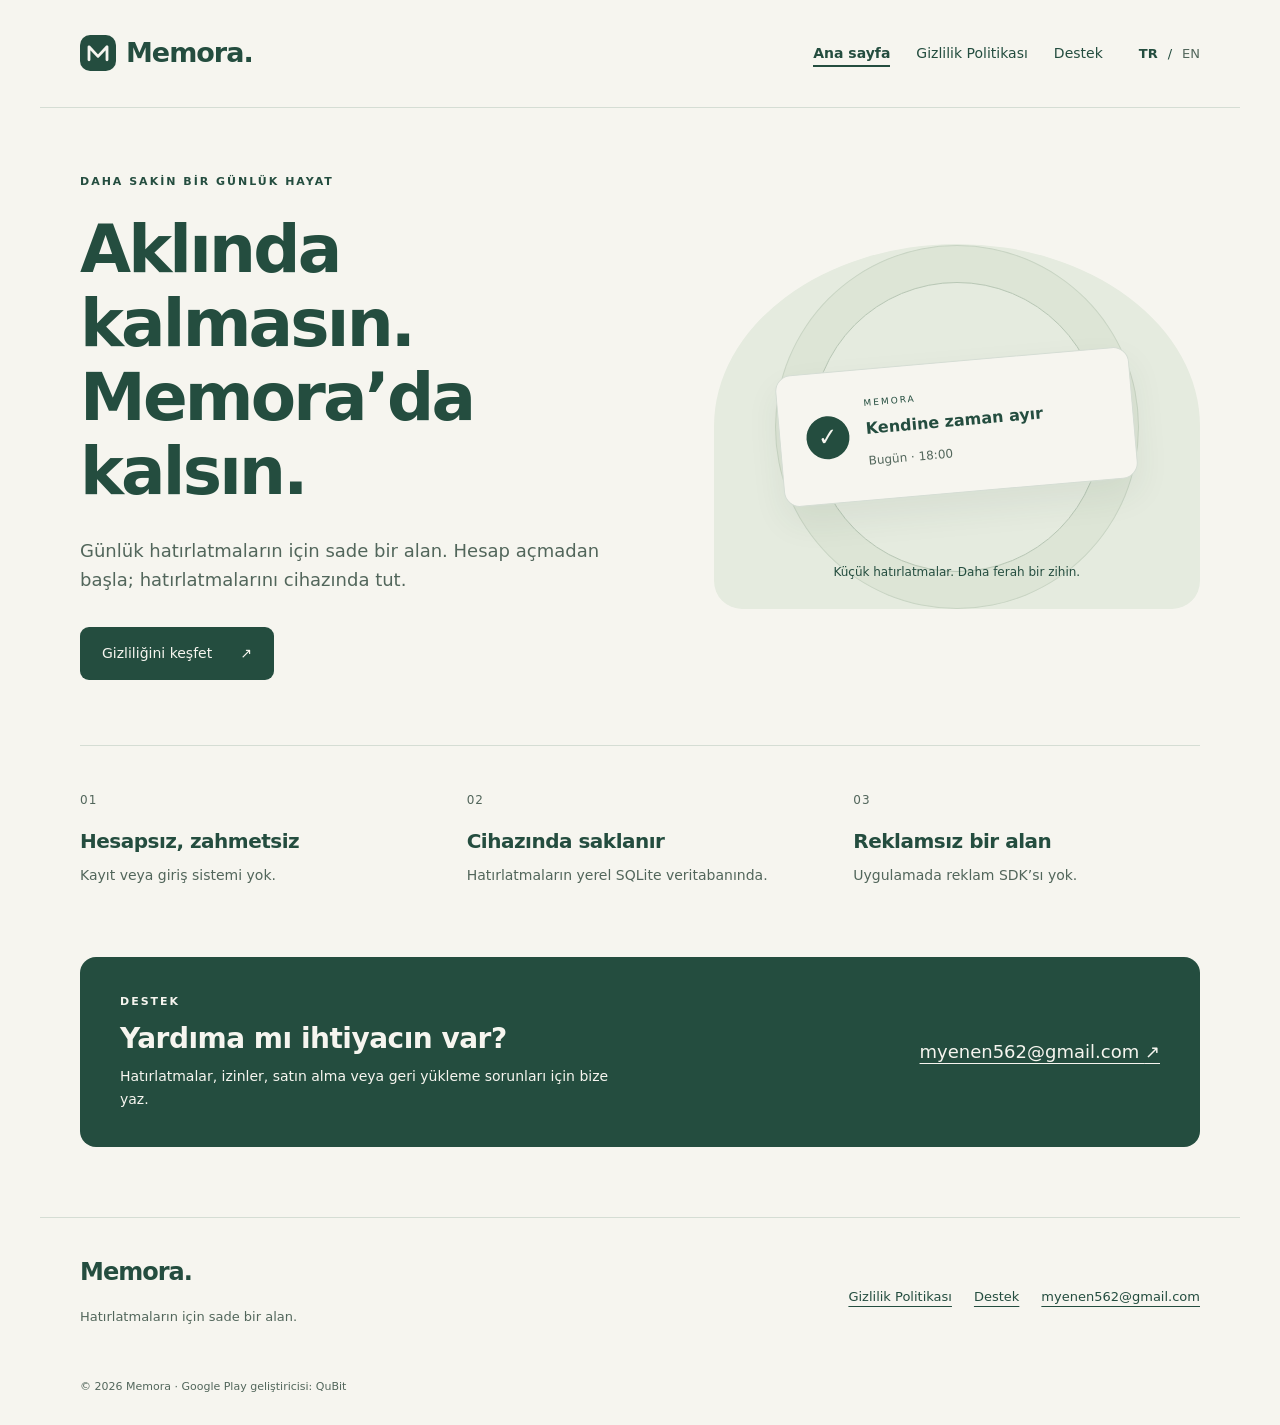
<file: index.html>
<!doctype html>
<html lang="tr"><head><meta charset="utf-8"><meta name="viewport" content="width=device-width, initial-scale=1"><meta name="theme-color" content="#244D3F"><meta name="description" content="Günlük hatırlatmaların için sade bir alan. Hesap açmadan başla; hatırlatmalarını cihazında tut."><title>Memora</title><link rel="canonical" href="https://qubit06.github.io/memora-privacy/index.html"><link rel="alternate" hreflang="tr" href="https://qubit06.github.io/memora-privacy/index.html"><link rel="alternate" hreflang="en" href="https://qubit06.github.io/memora-privacy/en/index.html"><link rel="alternate" hreflang="x-default" href="https://qubit06.github.io/memora-privacy/index.html"><link rel="icon" type="image/svg+xml" href="assets/favicon.svg"><link rel="stylesheet" href="assets/styles.css"></head><body><a class="skip" href="#main">İçeriğe geç</a><header class="site-header"><a class="brand" href="index.html" aria-label="Memora — Ana sayfa"><img src="assets/favicon.svg" width="36" height="36" alt="">Memora.</a><nav class="top-nav" aria-label="Ana menü"><a href="index.html" aria-current="page">Ana sayfa</a><a href="privacy-policy.html">Gizlilik Politikası</a><a href="support.html">Destek</a></nav><nav class="language" aria-label="Dil seçimi"><a href="index.html" lang="tr" hreflang="tr" aria-current="true">TR</a><span aria-hidden="true">/</span><a href="en/index.html" lang="en" hreflang="en">EN</a></nav></header><main id="main" tabindex="-1"><section class="hero"><div><p class="eyebrow">DAHA SAKİN BİR GÜNLÜK HAYAT</p><h1>Aklında kalmasın.<br>Memora’da kalsın.</h1><p class="lead">Günlük hatırlatmaların için sade bir alan. Hesap açmadan başla; hatırlatmalarını cihazında tut.</p><a class="button" href="privacy-policy.html">Gizliliğini keşfet <span aria-hidden="true">↗</span></a></div><div class="visual" aria-hidden="true"><div class="orbit"></div><div class="reminder"><span class="check">✓</span><div><small>MEMORA</small><strong>Kendine zaman ayır</strong><span>Bugün · 18:00</span></div></div><p class="visual-note">Küçük hatırlatmalar. Daha ferah bir zihin.</p></div></section><section class="principles" aria-label="Temel özellikler"><div><span class="number">01</span><h2>Hesapsız, zahmetsiz</h2><p>Kayıt veya giriş sistemi yok.</p></div><div><span class="number">02</span><h2>Cihazında saklanır</h2><p>Hatırlatmaların yerel SQLite veritabanında.</p></div><div><span class="number">03</span><h2>Reklamsız bir alan</h2><p>Uygulamada reklam SDK’sı yok.</p></div></section><section class="contact"><div><p class="eyebrow">Destek</p><h2>Yardıma mı ihtiyacın var?</h2><p>Hatırlatmalar, izinler, satın alma veya geri yükleme sorunları için bize yaz.</p></div><a class="email" href="mailto:myenen562@gmail.com">myenen562@gmail.com <span aria-hidden="true">↗</span></a></section></main><footer><div><a class="footer-brand" href="index.html">Memora.</a><p>Hatırlatmaların için sade bir alan.</p></div><nav class="footer-links" aria-label="Alt menü"><a href="privacy-policy.html">Gizlilik Politikası</a><a href="support.html">Destek</a><a href="mailto:myenen562@gmail.com">myenen562@gmail.com</a></nav><p class="copyright">© 2026 Memora · Google Play geliştiricisi: QuBit</p></footer></body></html>
</file>
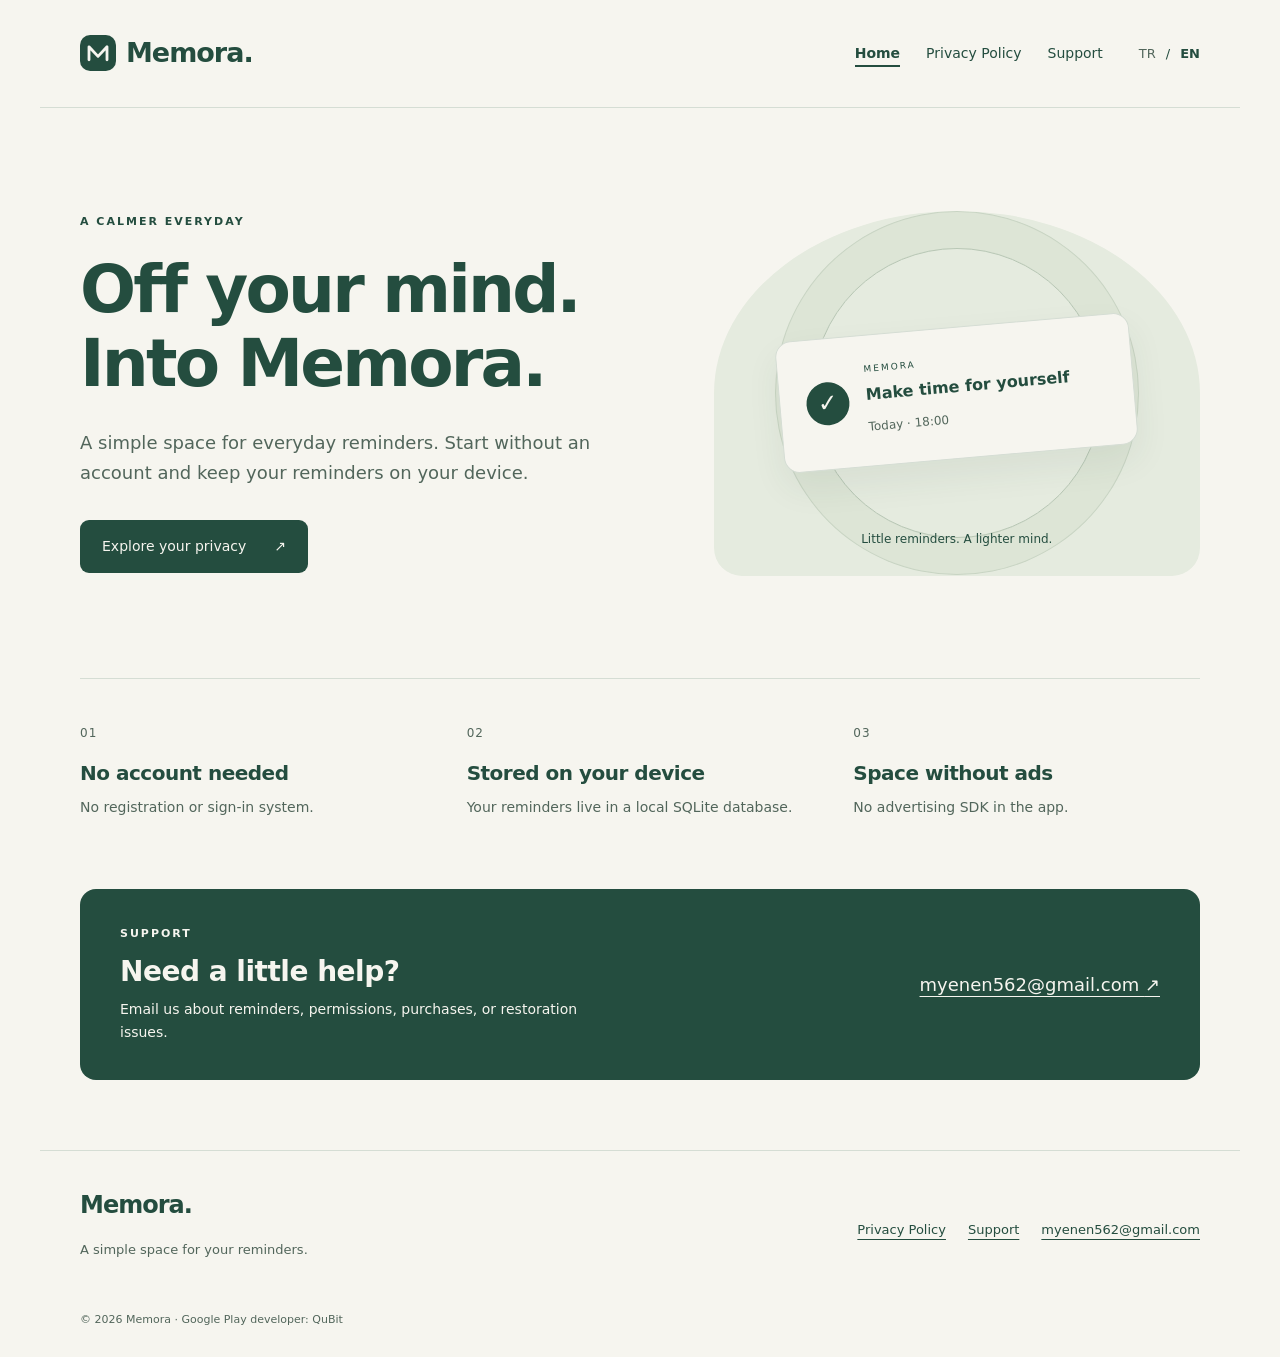
<file: en/index.html>
<!doctype html>
<html lang="en"><head><meta charset="utf-8"><meta name="viewport" content="width=device-width, initial-scale=1"><meta name="theme-color" content="#244D3F"><meta name="description" content="A simple space for everyday reminders. Start without an account and keep your reminders on your device."><title>Memora</title><link rel="canonical" href="https://qubit06.github.io/memora-privacy/en/index.html"><link rel="alternate" hreflang="tr" href="https://qubit06.github.io/memora-privacy/index.html"><link rel="alternate" hreflang="en" href="https://qubit06.github.io/memora-privacy/en/index.html"><link rel="alternate" hreflang="x-default" href="https://qubit06.github.io/memora-privacy/index.html"><link rel="icon" type="image/svg+xml" href="../assets/favicon.svg"><link rel="stylesheet" href="../assets/styles.css"></head><body><a class="skip" href="#main">Skip to content</a><header class="site-header"><a class="brand" href="../en/index.html" aria-label="Memora — Home"><img src="../assets/favicon.svg" width="36" height="36" alt="">Memora.</a><nav class="top-nav" aria-label="Main navigation"><a href="../en/index.html" aria-current="page">Home</a><a href="../en/privacy-policy.html">Privacy Policy</a><a href="../en/support.html">Support</a></nav><nav class="language" aria-label="Language selection"><a href="../index.html" lang="tr" hreflang="tr">TR</a><span aria-hidden="true">/</span><a href="../en/index.html" lang="en" hreflang="en" aria-current="true">EN</a></nav></header><main id="main" tabindex="-1"><section class="hero"><div><p class="eyebrow">A CALMER EVERYDAY</p><h1>Off your mind.<br>Into Memora.</h1><p class="lead">A simple space for everyday reminders. Start without an account and keep your reminders on your device.</p><a class="button" href="../en/privacy-policy.html">Explore your privacy <span aria-hidden="true">↗</span></a></div><div class="visual" aria-hidden="true"><div class="orbit"></div><div class="reminder"><span class="check">✓</span><div><small>MEMORA</small><strong>Make time for yourself</strong><span>Today · 18:00</span></div></div><p class="visual-note">Little reminders. A lighter mind.</p></div></section><section class="principles" aria-label="Key features"><div><span class="number">01</span><h2>No account needed</h2><p>No registration or sign-in system.</p></div><div><span class="number">02</span><h2>Stored on your device</h2><p>Your reminders live in a local SQLite database.</p></div><div><span class="number">03</span><h2>Space without ads</h2><p>No advertising SDK in the app.</p></div></section><section class="contact"><div><p class="eyebrow">Support</p><h2>Need a little help?</h2><p>Email us about reminders, permissions, purchases, or restoration issues.</p></div><a class="email" href="mailto:myenen562@gmail.com">myenen562@gmail.com <span aria-hidden="true">↗</span></a></section></main><footer><div><a class="footer-brand" href="../en/index.html">Memora.</a><p>A simple space for your reminders.</p></div><nav class="footer-links" aria-label="Footer navigation"><a href="../en/privacy-policy.html">Privacy Policy</a><a href="../en/support.html">Support</a><a href="mailto:myenen562@gmail.com">myenen562@gmail.com</a></nav><p class="copyright">© 2026 Memora · Google Play developer: QuBit</p></footer></body></html>
</file>
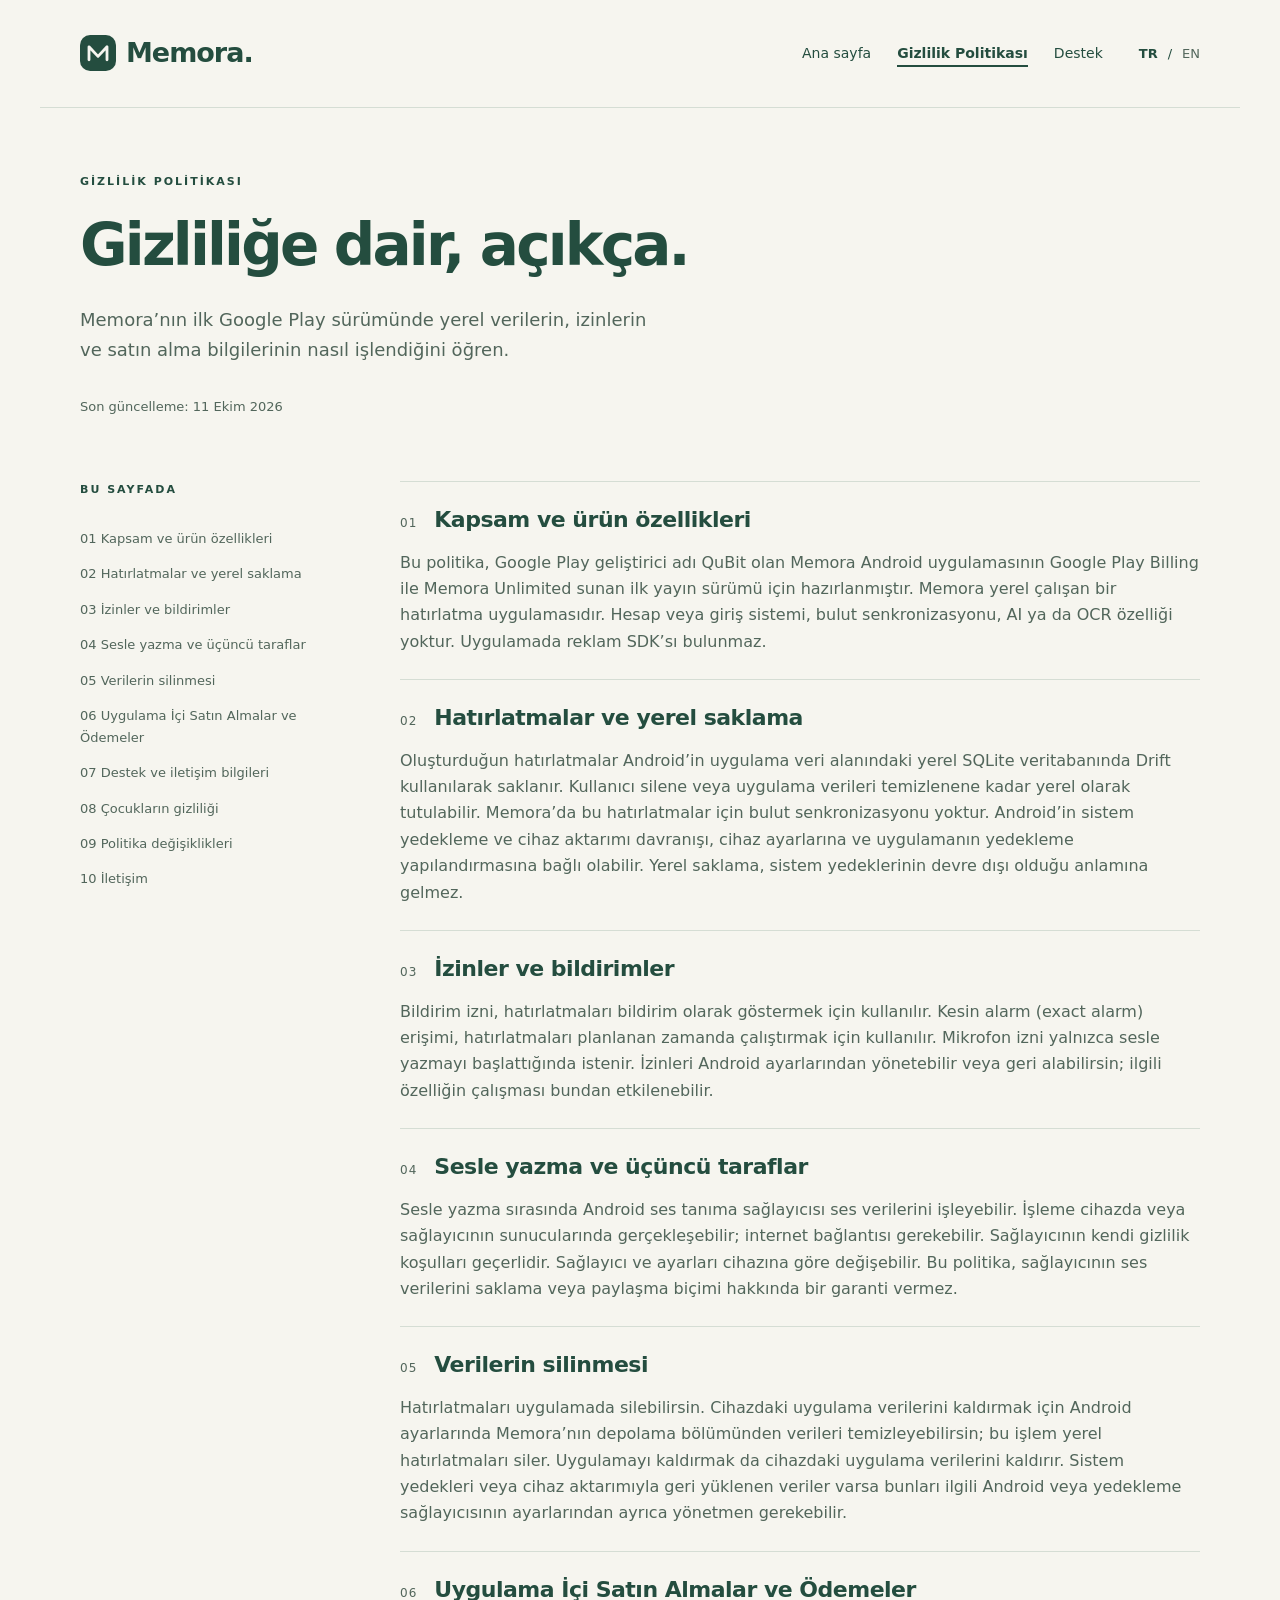
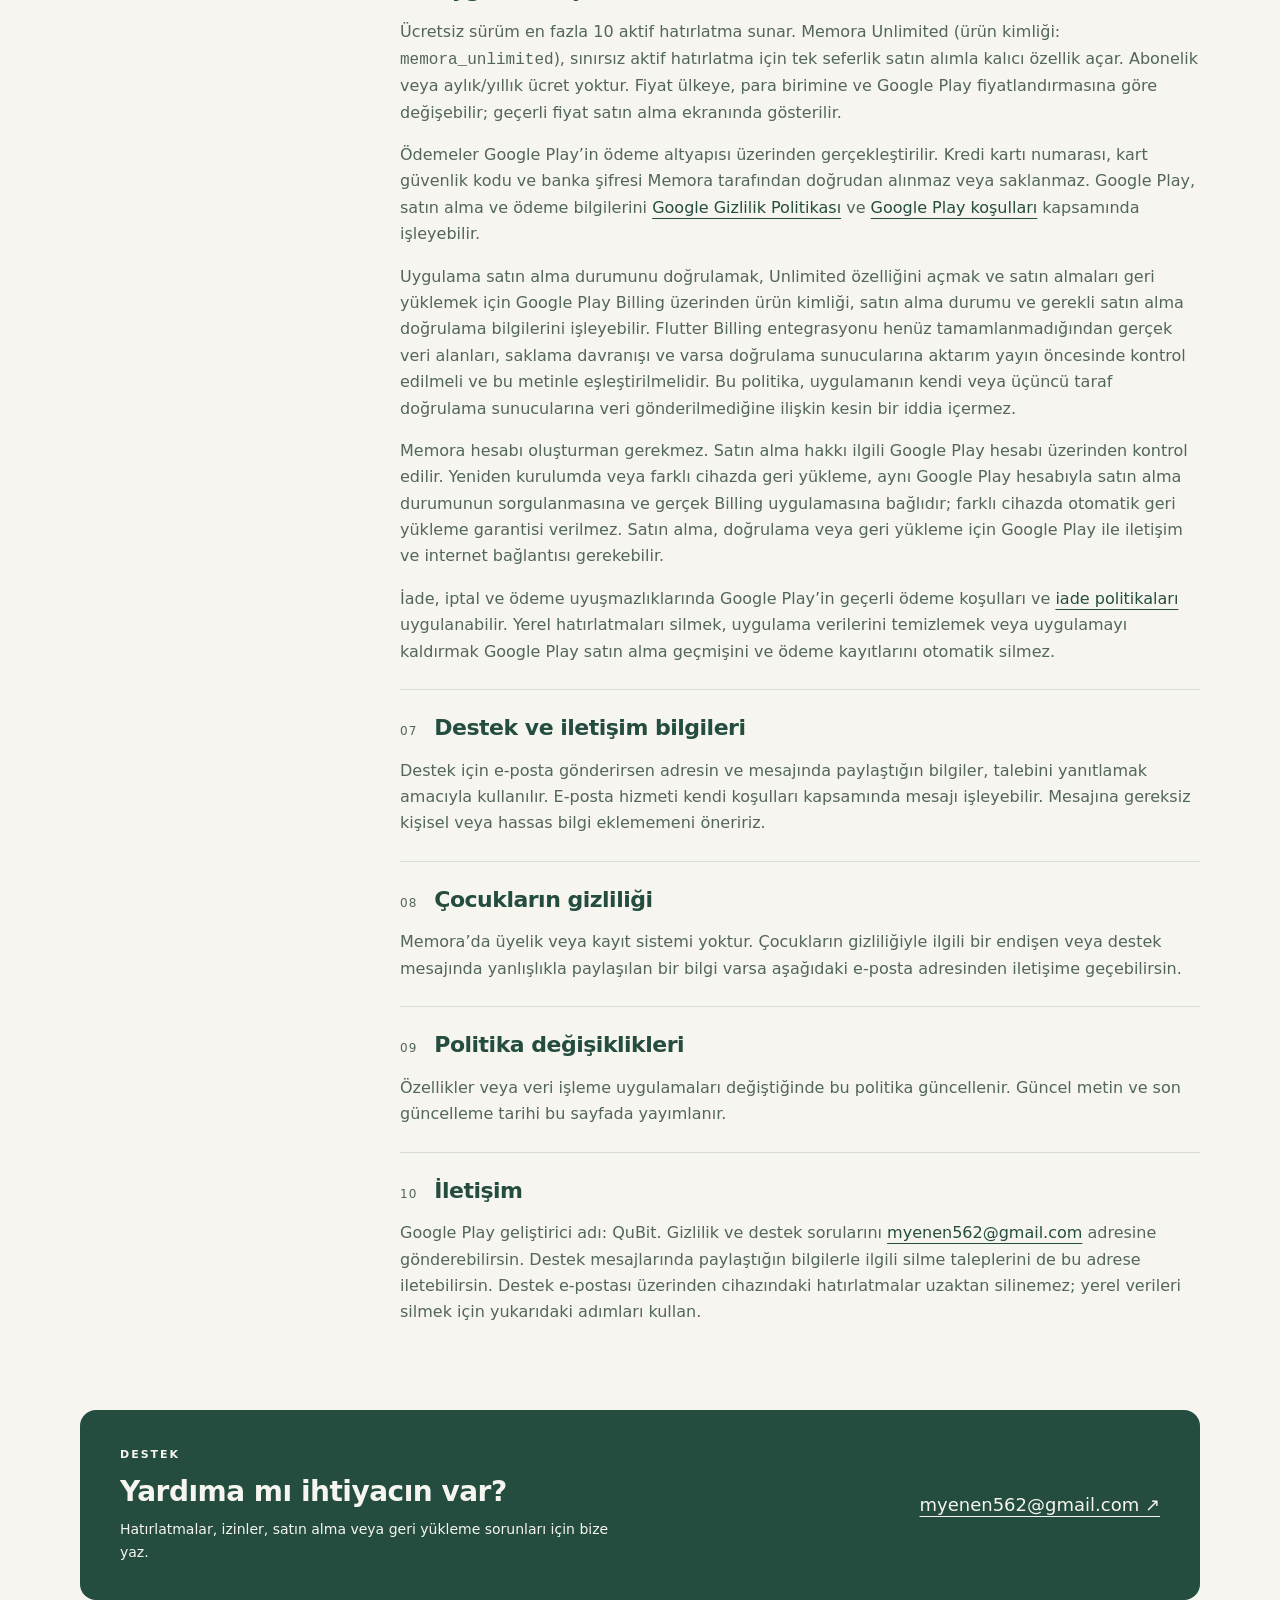
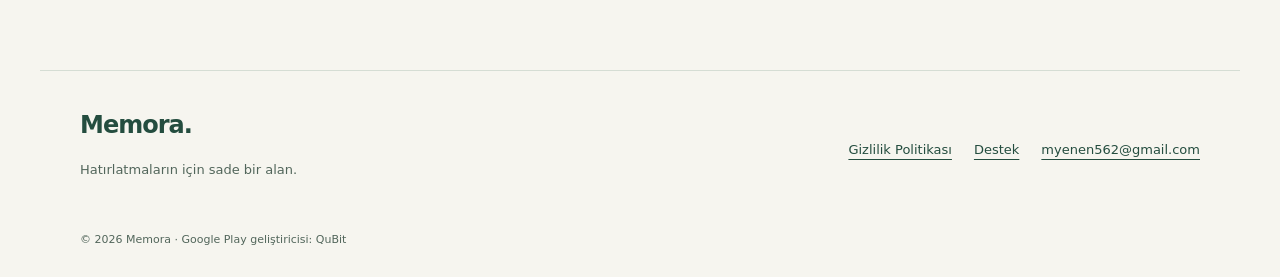
<file: privacy-policy.html>
<!doctype html>
<html lang="tr"><head><meta charset="utf-8"><meta name="viewport" content="width=device-width, initial-scale=1"><meta name="theme-color" content="#244D3F"><meta name="description" content="Gizliliğe dair, açıkça."><title>Gizlilik Politikası · Memora</title><link rel="canonical" href="https://qubit06.github.io/memora-privacy/privacy-policy.html"><link rel="alternate" hreflang="tr" href="https://qubit06.github.io/memora-privacy/privacy-policy.html"><link rel="alternate" hreflang="en" href="https://qubit06.github.io/memora-privacy/en/privacy-policy.html"><link rel="alternate" hreflang="x-default" href="https://qubit06.github.io/memora-privacy/privacy-policy.html"><link rel="icon" type="image/svg+xml" href="assets/favicon.svg"><link rel="stylesheet" href="assets/styles.css"></head><body><a class="skip" href="#main">İçeriğe geç</a><header class="site-header"><a class="brand" href="index.html" aria-label="Memora — Ana sayfa"><img src="assets/favicon.svg" width="36" height="36" alt="">Memora.</a><nav class="top-nav" aria-label="Ana menü"><a href="index.html">Ana sayfa</a><a href="privacy-policy.html" aria-current="page">Gizlilik Politikası</a><a href="support.html">Destek</a></nav><nav class="language" aria-label="Dil seçimi"><a href="privacy-policy.html" lang="tr" hreflang="tr" aria-current="true">TR</a><span aria-hidden="true">/</span><a href="en/privacy-policy.html" lang="en" hreflang="en">EN</a></nav></header><main id="main" tabindex="-1"><section class="page-heading"><p class="eyebrow">Gizlilik Politikası</p><h1>Gizliliğe dair, açıkça.</h1><p class="lead">Memora’nın ilk Google Play sürümünde yerel verilerin, izinlerin ve satın alma bilgilerinin nasıl işlendiğini öğren.</p><p class="date">Son güncelleme: 11 Ekim 2026</p></section><div class="policy-layout"><aside><nav aria-label="Bu sayfada"><p class="eyebrow">Bu sayfada</p><a href="#section-1">01 Kapsam ve ürün özellikleri</a><a href="#section-2">02 Hatırlatmalar ve yerel saklama</a><a href="#section-3">03 İzinler ve bildirimler</a><a href="#section-4">04 Sesle yazma ve üçüncü taraflar</a><a href="#section-5">05 Verilerin silinmesi</a><a href="#section-6">06 Uygulama İçi Satın Almalar ve Ödemeler</a><a href="#section-7">07 Destek ve iletişim bilgileri</a><a href="#section-8">08 Çocukların gizliliği</a><a href="#section-9">09 Politika değişiklikleri</a><a href="#section-10">10 İletişim</a></nav></aside><article><section id="section-1"><h2><span class="number">01</span>Kapsam ve ürün özellikleri</h2><p>Bu politika, Google Play geliştirici adı QuBit olan Memora Android uygulamasının Google Play Billing ile Memora Unlimited sunan ilk yayın sürümü için hazırlanmıştır. Memora yerel çalışan bir hatırlatma uygulamasıdır. Hesap veya giriş sistemi, bulut senkronizasyonu, AI ya da OCR özelliği yoktur. Uygulamada reklam SDK’sı bulunmaz.</p></section><section id="section-2"><h2><span class="number">02</span>Hatırlatmalar ve yerel saklama</h2><p>Oluşturduğun hatırlatmalar Android’in uygulama veri alanındaki yerel SQLite veritabanında Drift kullanılarak saklanır. Kullanıcı silene veya uygulama verileri temizlenene kadar yerel olarak tutulabilir. Memora’da bu hatırlatmalar için bulut senkronizasyonu yoktur. Android’in sistem yedekleme ve cihaz aktarımı davranışı, cihaz ayarlarına ve uygulamanın yedekleme yapılandırmasına bağlı olabilir. Yerel saklama, sistem yedeklerinin devre dışı olduğu anlamına gelmez.</p></section><section id="section-3"><h2><span class="number">03</span>İzinler ve bildirimler</h2><p>Bildirim izni, hatırlatmaları bildirim olarak göstermek için kullanılır. Kesin alarm (exact alarm) erişimi, hatırlatmaları planlanan zamanda çalıştırmak için kullanılır. Mikrofon izni yalnızca sesle yazmayı başlattığında istenir. İzinleri Android ayarlarından yönetebilir veya geri alabilirsin; ilgili özelliğin çalışması bundan etkilenebilir.</p></section><section id="section-4"><h2><span class="number">04</span>Sesle yazma ve üçüncü taraflar</h2><p>Sesle yazma sırasında Android ses tanıma sağlayıcısı ses verilerini işleyebilir. İşleme cihazda veya sağlayıcının sunucularında gerçekleşebilir; internet bağlantısı gerekebilir. Sağlayıcının kendi gizlilik koşulları geçerlidir. Sağlayıcı ve ayarları cihazına göre değişebilir. Bu politika, sağlayıcının ses verilerini saklama veya paylaşma biçimi hakkında bir garanti vermez.</p></section><section id="section-5"><h2><span class="number">05</span>Verilerin silinmesi</h2><p>Hatırlatmaları uygulamada silebilirsin. Cihazdaki uygulama verilerini kaldırmak için Android ayarlarında Memora’nın depolama bölümünden verileri temizleyebilirsin; bu işlem yerel hatırlatmaları siler. Uygulamayı kaldırmak da cihazdaki uygulama verilerini kaldırır. Sistem yedekleri veya cihaz aktarımıyla geri yüklenen veriler varsa bunları ilgili Android veya yedekleme sağlayıcısının ayarlarından ayrıca yönetmen gerekebilir.</p></section><section id="section-6"><h2><span class="number">06</span>Uygulama İçi Satın Almalar ve Ödemeler</h2><p>Ücretsiz sürüm en fazla 10 aktif hatırlatma sunar. Memora Unlimited (ürün kimliği: <code>memora_unlimited</code>), sınırsız aktif hatırlatma için tek seferlik satın alımla kalıcı özellik açar. Abonelik veya aylık/yıllık ücret yoktur. Fiyat ülkeye, para birimine ve Google Play fiyatlandırmasına göre değişebilir; geçerli fiyat satın alma ekranında gösterilir.</p><p>Ödemeler Google Play’in ödeme altyapısı üzerinden gerçekleştirilir. Kredi kartı numarası, kart güvenlik kodu ve banka şifresi Memora tarafından doğrudan alınmaz veya saklanmaz. Google Play, satın alma ve ödeme bilgilerini <a href="https://policies.google.com/privacy">Google Gizlilik Politikası</a> ve <a href="https://play.google.com/intl/en-us/about/play-terms/">Google Play koşulları</a> kapsamında işleyebilir.</p><p>Uygulama satın alma durumunu doğrulamak, Unlimited özelliğini açmak ve satın almaları geri yüklemek için Google Play Billing üzerinden ürün kimliği, satın alma durumu ve gerekli satın alma doğrulama bilgilerini işleyebilir. Flutter Billing entegrasyonu henüz tamamlanmadığından gerçek veri alanları, saklama davranışı ve varsa doğrulama sunucularına aktarım yayın öncesinde kontrol edilmeli ve bu metinle eşleştirilmelidir. Bu politika, uygulamanın kendi veya üçüncü taraf doğrulama sunucularına veri gönderilmediğine ilişkin kesin bir iddia içermez.</p><p>Memora hesabı oluşturman gerekmez. Satın alma hakkı ilgili Google Play hesabı üzerinden kontrol edilir. Yeniden kurulumda veya farklı cihazda geri yükleme, aynı Google Play hesabıyla satın alma durumunun sorgulanmasına ve gerçek Billing uygulamasına bağlıdır; farklı cihazda otomatik geri yükleme garantisi verilmez. Satın alma, doğrulama veya geri yükleme için Google Play ile iletişim ve internet bağlantısı gerekebilir.</p><p>İade, iptal ve ödeme uyuşmazlıklarında Google Play’in geçerli ödeme koşulları ve <a href="https://support.google.com/googleplay/answer/2479637?hl=tr">iade politikaları</a> uygulanabilir. Yerel hatırlatmaları silmek, uygulama verilerini temizlemek veya uygulamayı kaldırmak Google Play satın alma geçmişini ve ödeme kayıtlarını otomatik silmez.</p></section><section id="section-7"><h2><span class="number">07</span>Destek ve iletişim bilgileri</h2><p>Destek için e-posta gönderirsen adresin ve mesajında paylaştığın bilgiler, talebini yanıtlamak amacıyla kullanılır. E-posta hizmeti kendi koşulları kapsamında mesajı işleyebilir. Mesajına gereksiz kişisel veya hassas bilgi eklememeni öneririz.</p></section><section id="section-8"><h2><span class="number">08</span>Çocukların gizliliği</h2><p>Memora’da üyelik veya kayıt sistemi yoktur. Çocukların gizliliğiyle ilgili bir endişen veya destek mesajında yanlışlıkla paylaşılan bir bilgi varsa aşağıdaki e-posta adresinden iletişime geçebilirsin.</p></section><section id="section-9"><h2><span class="number">09</span>Politika değişiklikleri</h2><p>Özellikler veya veri işleme uygulamaları değiştiğinde bu politika güncellenir. Güncel metin ve son güncelleme tarihi bu sayfada yayımlanır.</p></section><section id="section-10"><h2><span class="number">10</span>İletişim</h2><p>Google Play geliştirici adı: QuBit. Gizlilik ve destek sorularını <a href="mailto:myenen562@gmail.com">myenen562@gmail.com</a> adresine gönderebilirsin. Destek mesajlarında paylaştığın bilgilerle ilgili silme taleplerini de bu adrese iletebilirsin. Destek e-postası üzerinden cihazındaki hatırlatmalar uzaktan silinemez; yerel verileri silmek için yukarıdaki adımları kullan.</p></section></article></div><section class="contact"><div><p class="eyebrow">Destek</p><h2>Yardıma mı ihtiyacın var?</h2><p>Hatırlatmalar, izinler, satın alma veya geri yükleme sorunları için bize yaz.</p></div><a class="email" href="mailto:myenen562@gmail.com">myenen562@gmail.com <span aria-hidden="true">↗</span></a></section></main><footer><div><a class="footer-brand" href="index.html">Memora.</a><p>Hatırlatmaların için sade bir alan.</p></div><nav class="footer-links" aria-label="Alt menü"><a href="privacy-policy.html">Gizlilik Politikası</a><a href="support.html">Destek</a><a href="mailto:myenen562@gmail.com">myenen562@gmail.com</a></nav><p class="copyright">© 2026 Memora · Google Play geliştiricisi: QuBit</p></footer></body></html>
</file>
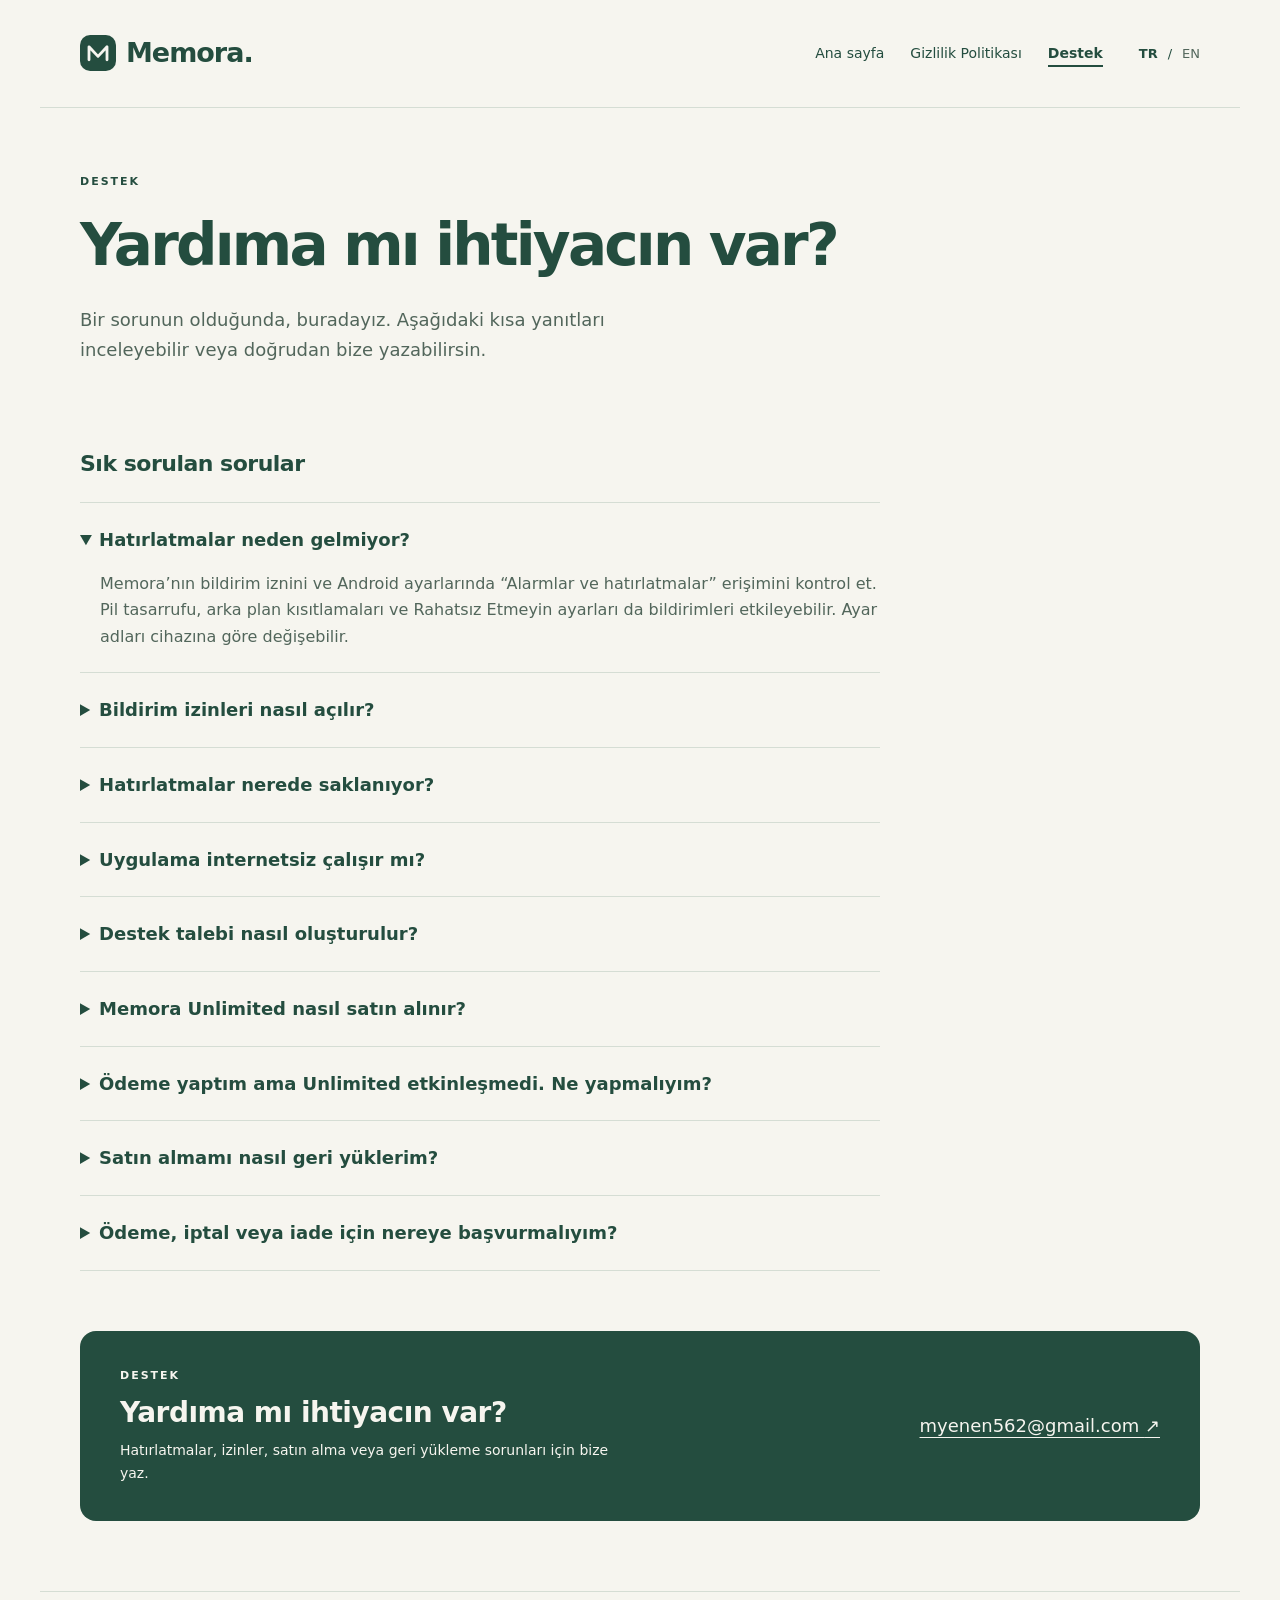
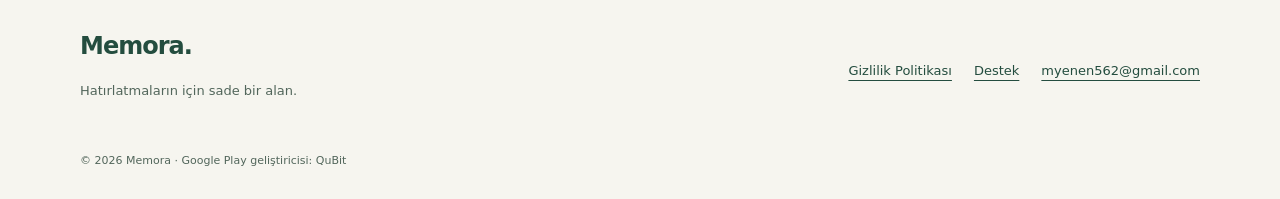
<file: support.html>
<!doctype html>
<html lang="tr"><head><meta charset="utf-8"><meta name="viewport" content="width=device-width, initial-scale=1"><meta name="theme-color" content="#244D3F"><meta name="description" content="Hatırlatmalar, izinler, satın alma veya geri yükleme sorunları için bize yaz."><title>Destek · Memora</title><link rel="canonical" href="https://qubit06.github.io/memora-privacy/support.html"><link rel="alternate" hreflang="tr" href="https://qubit06.github.io/memora-privacy/support.html"><link rel="alternate" hreflang="en" href="https://qubit06.github.io/memora-privacy/en/support.html"><link rel="alternate" hreflang="x-default" href="https://qubit06.github.io/memora-privacy/support.html"><link rel="icon" type="image/svg+xml" href="assets/favicon.svg"><link rel="stylesheet" href="assets/styles.css"></head><body><a class="skip" href="#main">İçeriğe geç</a><header class="site-header"><a class="brand" href="index.html" aria-label="Memora — Ana sayfa"><img src="assets/favicon.svg" width="36" height="36" alt="">Memora.</a><nav class="top-nav" aria-label="Ana menü"><a href="index.html">Ana sayfa</a><a href="privacy-policy.html">Gizlilik Politikası</a><a href="support.html" aria-current="page">Destek</a></nav><nav class="language" aria-label="Dil seçimi"><a href="support.html" lang="tr" hreflang="tr" aria-current="true">TR</a><span aria-hidden="true">/</span><a href="en/support.html" lang="en" hreflang="en">EN</a></nav></header><main id="main" tabindex="-1"><section class="page-heading"><p class="eyebrow">Destek</p><h1>Yardıma mı ihtiyacın var?</h1><p class="lead">Bir sorunun olduğunda, buradayız. Aşağıdaki kısa yanıtları inceleyebilir veya doğrudan bize yazabilirsin.</p></section><section class="faq"><h2>Sık sorulan sorular</h2><details open><summary>Hatırlatmalar neden gelmiyor?</summary><p>Memora’nın bildirim iznini ve Android ayarlarında “Alarmlar ve hatırlatmalar” erişimini kontrol et. Pil tasarrufu, arka plan kısıtlamaları ve Rahatsız Etmeyin ayarları da bildirimleri etkileyebilir. Ayar adları cihazına göre değişebilir.</p></details><details><summary>Bildirim izinleri nasıl açılır?</summary><p>Android Ayarlar → Uygulamalar → Memora → Bildirimler bölümünden bildirimleri aç. Kesin alarm erişimi cihazına göre Özel uygulama erişimi → Alarmlar ve hatırlatmalar altında bulunabilir.</p></details><details><summary>Hatırlatmalar nerede saklanıyor?</summary><p>Hatırlatmalar cihazındaki SQLite veritabanında Drift ile saklanır. Memora’da bulut senkronizasyonu yoktur. Sistem yedekleme davranışı Android ayarlarına ve uygulama yapılandırmasına bağlı olabilir.</p></details><details><summary>Uygulama internetsiz çalışır mı?</summary><p>Yerel hatırlatma oluşturma ve saklama için internet gerekmez. Sesle yazma, sağlayıcıya bağlı olarak internet gerektirebilir. Satın alma, satın alma durumunu doğrulama ve geri yükleme için Google Play ile iletişim gerekebilir. Destek e-postasını göndermek için de bağlantı gerekir.</p></details><details><summary>Destek talebi nasıl oluşturulur?</summary><p>E-posta bağlantısına dokun. Sorunu, cihaz modelini, Android ve Memora sürümünü, sorunu tekrar oluşturma adımlarını yaz. Gerekirse kişisel bilgileri gizlenmiş bir ekran görüntüsü ekle.</p></details><details><summary>Memora Unlimited nasıl satın alınır?</summary><p>Ücretsiz sürümde en fazla 10 aktif hatırlatma oluşturabilirsin. Memora Unlimited sınırsız aktif hatırlatmayı tek seferlik satın alımla kalıcı olarak açar; abonelik ve aylık/yıllık ücret yoktur. Satın alma uygulama içinden Google Play ödeme ekranıyla gerçekleştirilir. Geçerli fiyatı ve Google Play hesabını ödeme öncesinde kontrol et. Google Play bağlantısı gerekebilir.</p></details><details><summary>Ödeme yaptım ama Unlimited etkinleşmedi. Ne yapmalıyım?</summary><p>Satın alımın Google Play’de tamamlandığını ve doğru Google Play hesabını kullandığını kontrol et. Bekleyen bir ödeme tamamlanmadan özellik açılmayabilir. İnternet bağlantısını kontrol edip uygulamayı yeniden aç. Sorun sürerse destek e-postasına uygulama sürümünü ve gördüğün hata mesajını yaz; kart bilgisi veya banka şifresi gönderme.</p></details><details><summary>Satın almamı nasıl geri yüklerim?</summary><p>Satın alımı yaptığın Google Play hesabını kullan ve internet bağlantını kontrol et. Satın alma hakkı Google Play üzerinden sorgulanır. Yeniden kurulum veya başka cihazda geri yüklemenin adımları ve otomatik olup olmaması gerçek Billing entegrasyonuna bağlıdır. Satın alma veya geri yükleme sorunu yaşarsan bize e-posta gönder.</p></details><details><summary>Ödeme, iptal veya iade için nereye başvurmalıyım?</summary><p>Memora Unlimited abonelik değildir; düzenli yenilenen bir ücret yoktur. Ödeme, satın alma iptali ve iade konularında <a href="https://support.google.com/googleplay/answer/2479637?hl=tr">Google Play’in geçerli iade politikalarını</a> incele. İade uygunluğu Google Play’in koşullarına bağlıdır. Uygulama içi sorunlar veya yönlendirme için destek e-postasına yazabilirsin.</p></details></section><section class="contact"><div><p class="eyebrow">Destek</p><h2>Yardıma mı ihtiyacın var?</h2><p>Hatırlatmalar, izinler, satın alma veya geri yükleme sorunları için bize yaz.</p></div><a class="email" href="mailto:myenen562@gmail.com">myenen562@gmail.com <span aria-hidden="true">↗</span></a></section></main><footer><div><a class="footer-brand" href="index.html">Memora.</a><p>Hatırlatmaların için sade bir alan.</p></div><nav class="footer-links" aria-label="Alt menü"><a href="privacy-policy.html">Gizlilik Politikası</a><a href="support.html">Destek</a><a href="mailto:myenen562@gmail.com">myenen562@gmail.com</a></nav><p class="copyright">© 2026 Memora · Google Play geliştiricisi: QuBit</p></footer></body></html>
</file>
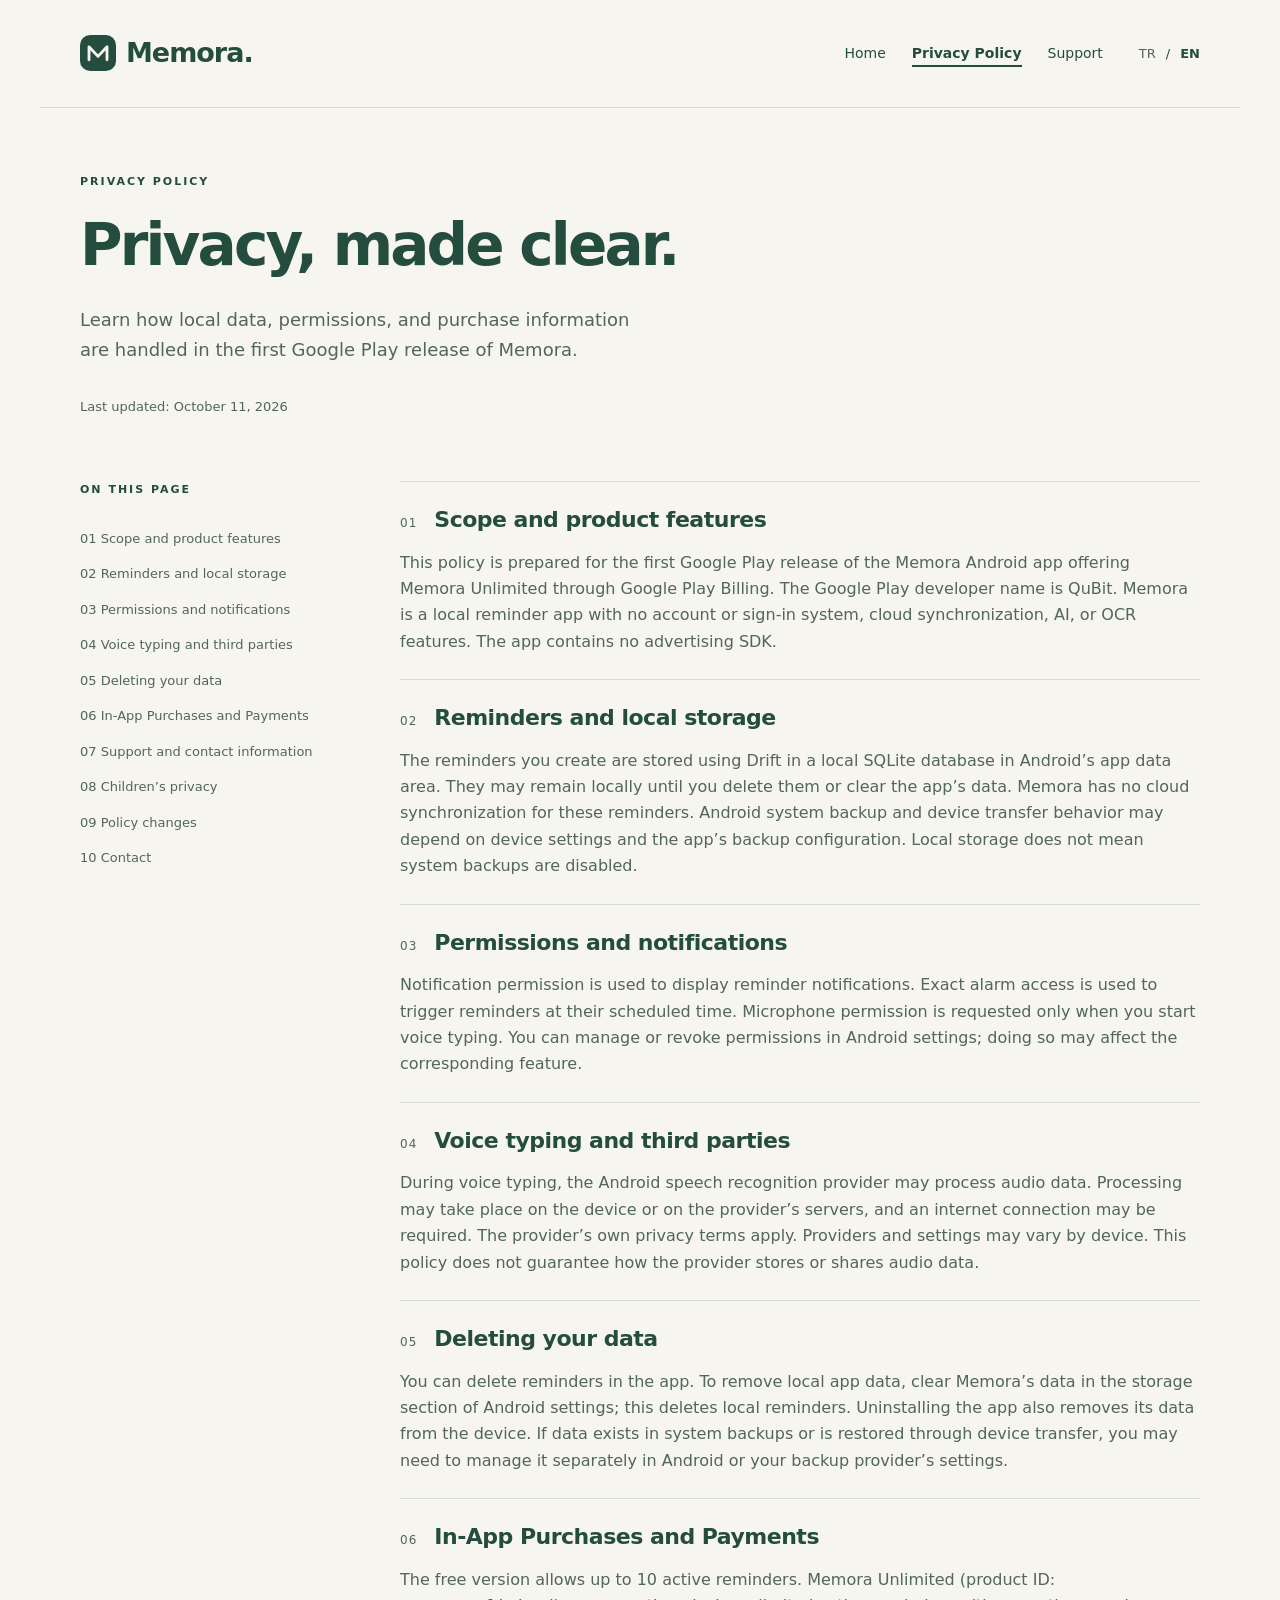
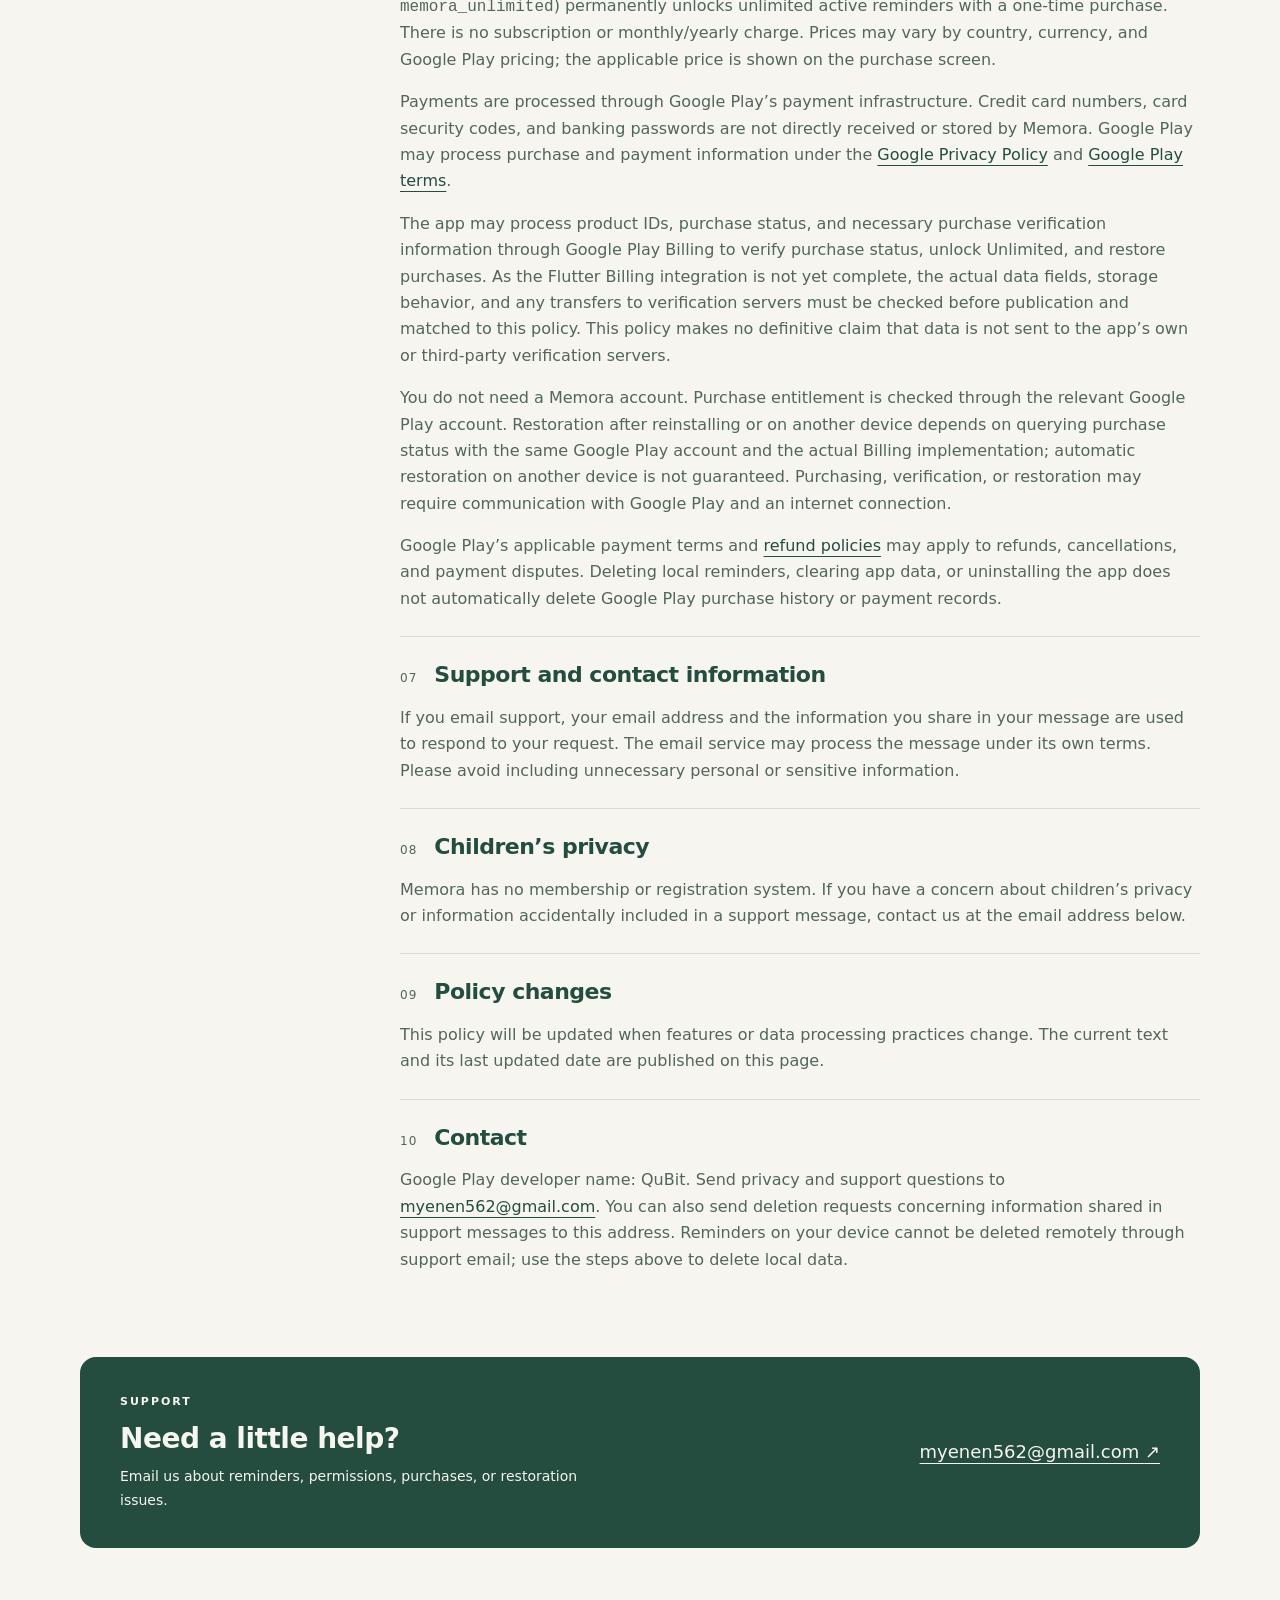
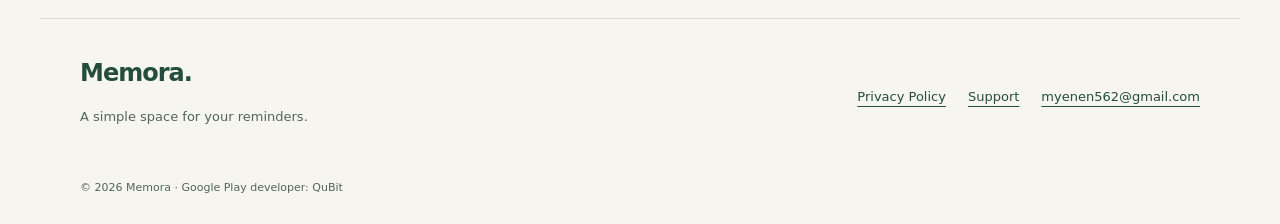
<file: en/privacy-policy.html>
<!doctype html>
<html lang="en"><head><meta charset="utf-8"><meta name="viewport" content="width=device-width, initial-scale=1"><meta name="theme-color" content="#244D3F"><meta name="description" content="Privacy, made clear."><title>Privacy Policy · Memora</title><link rel="canonical" href="https://qubit06.github.io/memora-privacy/en/privacy-policy.html"><link rel="alternate" hreflang="tr" href="https://qubit06.github.io/memora-privacy/privacy-policy.html"><link rel="alternate" hreflang="en" href="https://qubit06.github.io/memora-privacy/en/privacy-policy.html"><link rel="alternate" hreflang="x-default" href="https://qubit06.github.io/memora-privacy/privacy-policy.html"><link rel="icon" type="image/svg+xml" href="../assets/favicon.svg"><link rel="stylesheet" href="../assets/styles.css"></head><body><a class="skip" href="#main">Skip to content</a><header class="site-header"><a class="brand" href="../en/index.html" aria-label="Memora — Home"><img src="../assets/favicon.svg" width="36" height="36" alt="">Memora.</a><nav class="top-nav" aria-label="Main navigation"><a href="../en/index.html">Home</a><a href="../en/privacy-policy.html" aria-current="page">Privacy Policy</a><a href="../en/support.html">Support</a></nav><nav class="language" aria-label="Language selection"><a href="../privacy-policy.html" lang="tr" hreflang="tr">TR</a><span aria-hidden="true">/</span><a href="../en/privacy-policy.html" lang="en" hreflang="en" aria-current="true">EN</a></nav></header><main id="main" tabindex="-1"><section class="page-heading"><p class="eyebrow">Privacy Policy</p><h1>Privacy, made clear.</h1><p class="lead">Learn how local data, permissions, and purchase information are handled in the first Google Play release of Memora.</p><p class="date">Last updated: October 11, 2026</p></section><div class="policy-layout"><aside><nav aria-label="On this page"><p class="eyebrow">On this page</p><a href="#section-1">01 Scope and product features</a><a href="#section-2">02 Reminders and local storage</a><a href="#section-3">03 Permissions and notifications</a><a href="#section-4">04 Voice typing and third parties</a><a href="#section-5">05 Deleting your data</a><a href="#section-6">06 In-App Purchases and Payments</a><a href="#section-7">07 Support and contact information</a><a href="#section-8">08 Children’s privacy</a><a href="#section-9">09 Policy changes</a><a href="#section-10">10 Contact</a></nav></aside><article><section id="section-1"><h2><span class="number">01</span>Scope and product features</h2><p>This policy is prepared for the first Google Play release of the Memora Android app offering Memora Unlimited through Google Play Billing. The Google Play developer name is QuBit. Memora is a local reminder app with no account or sign-in system, cloud synchronization, AI, or OCR features. The app contains no advertising SDK.</p></section><section id="section-2"><h2><span class="number">02</span>Reminders and local storage</h2><p>The reminders you create are stored using Drift in a local SQLite database in Android’s app data area. They may remain locally until you delete them or clear the app’s data. Memora has no cloud synchronization for these reminders. Android system backup and device transfer behavior may depend on device settings and the app’s backup configuration. Local storage does not mean system backups are disabled.</p></section><section id="section-3"><h2><span class="number">03</span>Permissions and notifications</h2><p>Notification permission is used to display reminder notifications. Exact alarm access is used to trigger reminders at their scheduled time. Microphone permission is requested only when you start voice typing. You can manage or revoke permissions in Android settings; doing so may affect the corresponding feature.</p></section><section id="section-4"><h2><span class="number">04</span>Voice typing and third parties</h2><p>During voice typing, the Android speech recognition provider may process audio data. Processing may take place on the device or on the provider’s servers, and an internet connection may be required. The provider’s own privacy terms apply. Providers and settings may vary by device. This policy does not guarantee how the provider stores or shares audio data.</p></section><section id="section-5"><h2><span class="number">05</span>Deleting your data</h2><p>You can delete reminders in the app. To remove local app data, clear Memora’s data in the storage section of Android settings; this deletes local reminders. Uninstalling the app also removes its data from the device. If data exists in system backups or is restored through device transfer, you may need to manage it separately in Android or your backup provider’s settings.</p></section><section id="section-6"><h2><span class="number">06</span>In-App Purchases and Payments</h2><p>The free version allows up to 10 active reminders. Memora Unlimited (product ID: <code>memora_unlimited</code>) permanently unlocks unlimited active reminders with a one-time purchase. There is no subscription or monthly/yearly charge. Prices may vary by country, currency, and Google Play pricing; the applicable price is shown on the purchase screen.</p><p>Payments are processed through Google Play’s payment infrastructure. Credit card numbers, card security codes, and banking passwords are not directly received or stored by Memora. Google Play may process purchase and payment information under the <a href="https://policies.google.com/privacy">Google Privacy Policy</a> and <a href="https://play.google.com/intl/en-us/about/play-terms/">Google Play terms</a>.</p><p>The app may process product IDs, purchase status, and necessary purchase verification information through Google Play Billing to verify purchase status, unlock Unlimited, and restore purchases. As the Flutter Billing integration is not yet complete, the actual data fields, storage behavior, and any transfers to verification servers must be checked before publication and matched to this policy. This policy makes no definitive claim that data is not sent to the app’s own or third-party verification servers.</p><p>You do not need a Memora account. Purchase entitlement is checked through the relevant Google Play account. Restoration after reinstalling or on another device depends on querying purchase status with the same Google Play account and the actual Billing implementation; automatic restoration on another device is not guaranteed. Purchasing, verification, or restoration may require communication with Google Play and an internet connection.</p><p>Google Play’s applicable payment terms and <a href="https://support.google.com/googleplay/answer/2479637?hl=en">refund policies</a> may apply to refunds, cancellations, and payment disputes. Deleting local reminders, clearing app data, or uninstalling the app does not automatically delete Google Play purchase history or payment records.</p></section><section id="section-7"><h2><span class="number">07</span>Support and contact information</h2><p>If you email support, your email address and the information you share in your message are used to respond to your request. The email service may process the message under its own terms. Please avoid including unnecessary personal or sensitive information.</p></section><section id="section-8"><h2><span class="number">08</span>Children’s privacy</h2><p>Memora has no membership or registration system. If you have a concern about children’s privacy or information accidentally included in a support message, contact us at the email address below.</p></section><section id="section-9"><h2><span class="number">09</span>Policy changes</h2><p>This policy will be updated when features or data processing practices change. The current text and its last updated date are published on this page.</p></section><section id="section-10"><h2><span class="number">10</span>Contact</h2><p>Google Play developer name: QuBit. Send privacy and support questions to <a href="mailto:myenen562@gmail.com">myenen562@gmail.com</a>. You can also send deletion requests concerning information shared in support messages to this address. Reminders on your device cannot be deleted remotely through support email; use the steps above to delete local data.</p></section></article></div><section class="contact"><div><p class="eyebrow">Support</p><h2>Need a little help?</h2><p>Email us about reminders, permissions, purchases, or restoration issues.</p></div><a class="email" href="mailto:myenen562@gmail.com">myenen562@gmail.com <span aria-hidden="true">↗</span></a></section></main><footer><div><a class="footer-brand" href="../en/index.html">Memora.</a><p>A simple space for your reminders.</p></div><nav class="footer-links" aria-label="Footer navigation"><a href="../en/privacy-policy.html">Privacy Policy</a><a href="../en/support.html">Support</a><a href="mailto:myenen562@gmail.com">myenen562@gmail.com</a></nav><p class="copyright">© 2026 Memora · Google Play developer: QuBit</p></footer></body></html>
</file>
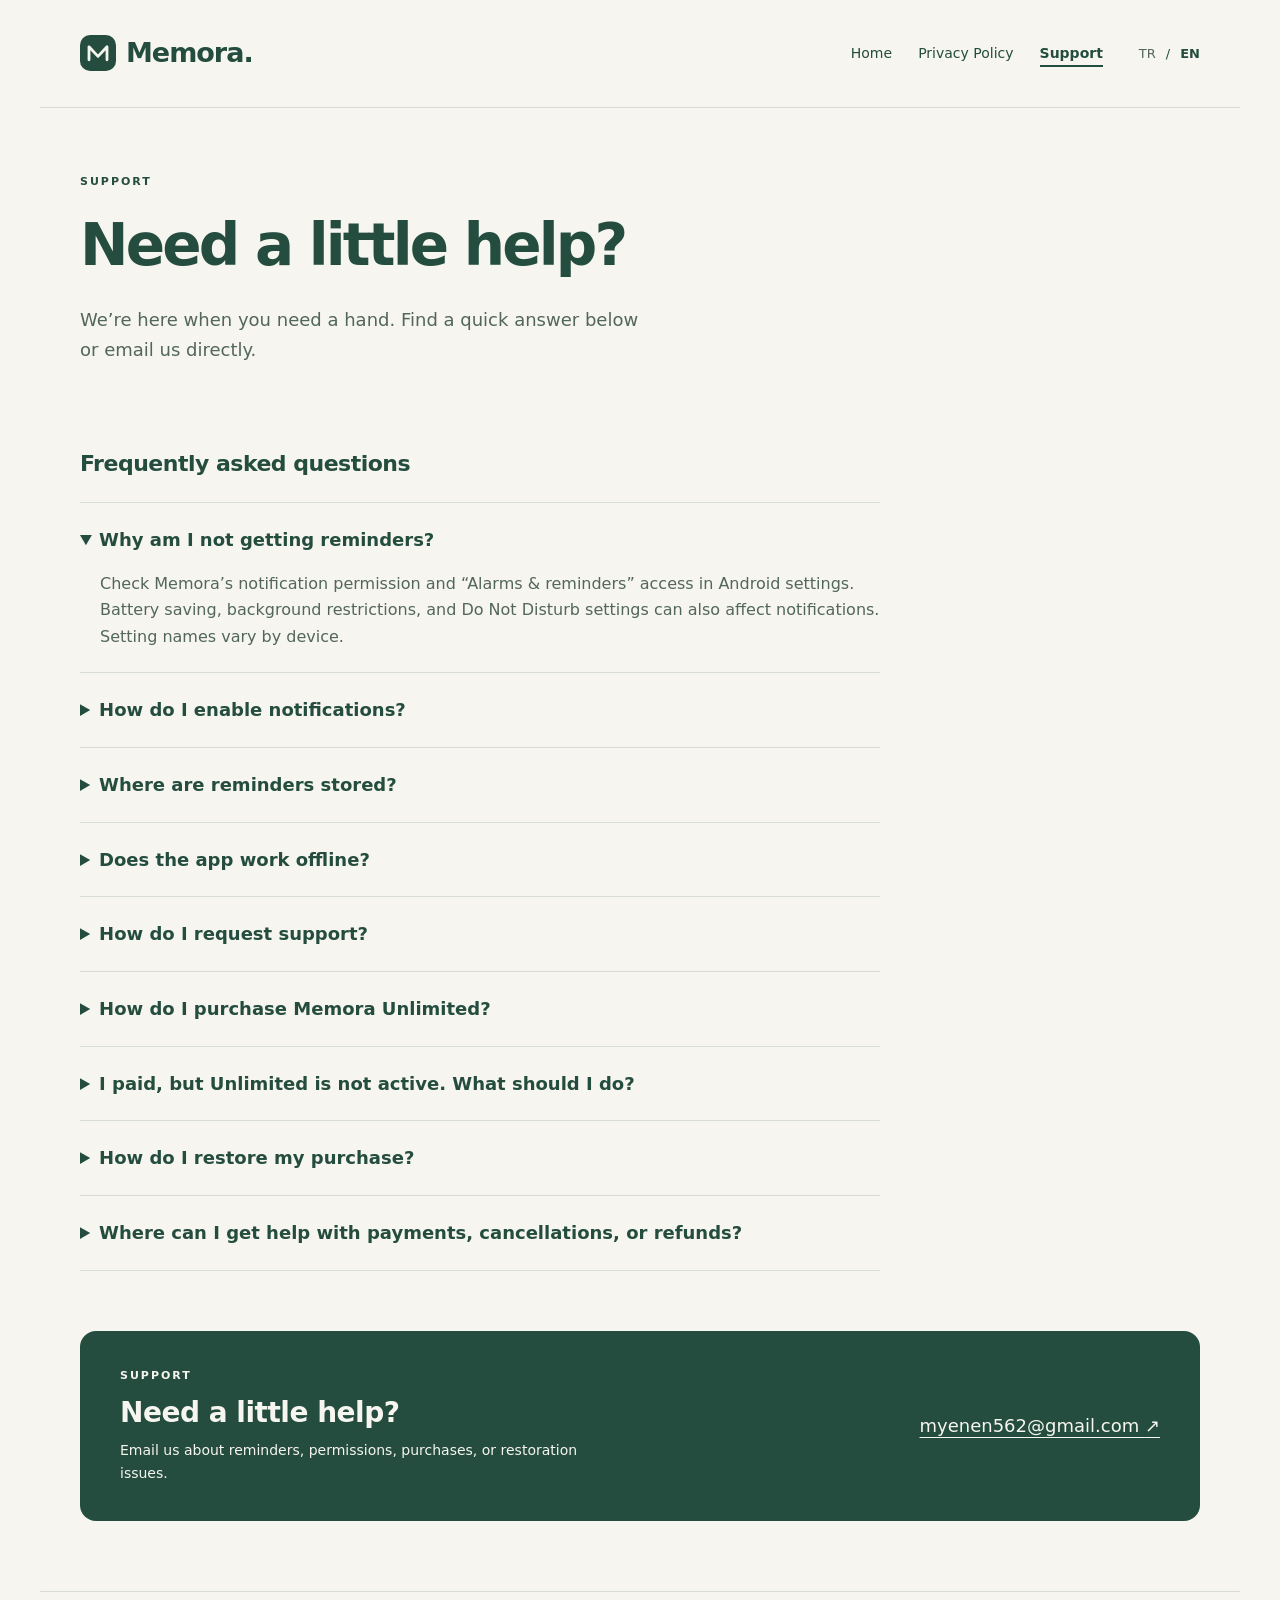
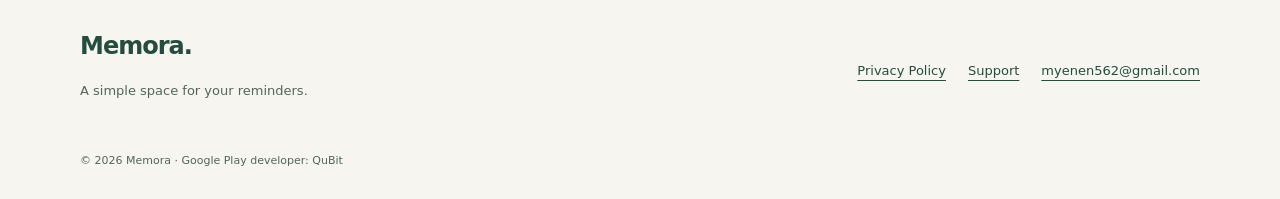
<file: en/support.html>
<!doctype html>
<html lang="en"><head><meta charset="utf-8"><meta name="viewport" content="width=device-width, initial-scale=1"><meta name="theme-color" content="#244D3F"><meta name="description" content="Email us about reminders, permissions, purchases, or restoration issues."><title>Support · Memora</title><link rel="canonical" href="https://qubit06.github.io/memora-privacy/en/support.html"><link rel="alternate" hreflang="tr" href="https://qubit06.github.io/memora-privacy/support.html"><link rel="alternate" hreflang="en" href="https://qubit06.github.io/memora-privacy/en/support.html"><link rel="alternate" hreflang="x-default" href="https://qubit06.github.io/memora-privacy/support.html"><link rel="icon" type="image/svg+xml" href="../assets/favicon.svg"><link rel="stylesheet" href="../assets/styles.css"></head><body><a class="skip" href="#main">Skip to content</a><header class="site-header"><a class="brand" href="../en/index.html" aria-label="Memora — Home"><img src="../assets/favicon.svg" width="36" height="36" alt="">Memora.</a><nav class="top-nav" aria-label="Main navigation"><a href="../en/index.html">Home</a><a href="../en/privacy-policy.html">Privacy Policy</a><a href="../en/support.html" aria-current="page">Support</a></nav><nav class="language" aria-label="Language selection"><a href="../support.html" lang="tr" hreflang="tr">TR</a><span aria-hidden="true">/</span><a href="../en/support.html" lang="en" hreflang="en" aria-current="true">EN</a></nav></header><main id="main" tabindex="-1"><section class="page-heading"><p class="eyebrow">Support</p><h1>Need a little help?</h1><p class="lead">We’re here when you need a hand. Find a quick answer below or email us directly.</p></section><section class="faq"><h2>Frequently asked questions</h2><details open><summary>Why am I not getting reminders?</summary><p>Check Memora’s notification permission and “Alarms & reminders” access in Android settings. Battery saving, background restrictions, and Do Not Disturb settings can also affect notifications. Setting names vary by device.</p></details><details><summary>How do I enable notifications?</summary><p>Open Android Settings → Apps → Memora → Notifications and enable notifications. Depending on your device, exact alarm access may be under Special app access → Alarms & reminders.</p></details><details><summary>Where are reminders stored?</summary><p>Reminders are stored in a SQLite database on your device using Drift. Memora has no cloud synchronization. System backup behavior may depend on Android settings and the app’s configuration.</p></details><details><summary>Does the app work offline?</summary><p>Creating and storing local reminders does not require internet access. Voice typing may require internet access depending on the provider. Purchases, purchase verification, and restoration may require communication with Google Play. Sending a support email also requires a connection.</p></details><details><summary>How do I request support?</summary><p>Tap the email link. Include the issue, device model, Android and Memora versions, and steps to reproduce it. If helpful, attach a screenshot with personal information hidden.</p></details><details><summary>How do I purchase Memora Unlimited?</summary><p>The free version allows up to 10 active reminders. Memora Unlimited permanently unlocks unlimited active reminders with a one-time purchase; there is no subscription or monthly/yearly charge. Purchase in the app through the Google Play payment screen. Check the applicable price and Google Play account before paying. A Google Play connection may be required.</p></details><details><summary>I paid, but Unlimited is not active. What should I do?</summary><p>Check that the purchase is completed in Google Play and that you are using the correct Google Play account. The feature may not unlock until a pending payment completes. Check your internet connection and reopen the app. If the issue persists, email support with your app version and the error message; do not send card details or banking passwords.</p></details><details><summary>How do I restore my purchase?</summary><p>Use the Google Play account that made the purchase and check your internet connection. Purchase entitlement is queried through Google Play. Steps for restoration after reinstalling or on another device, including whether it is automatic, depend on the actual Billing integration. Email us if you have a purchase or restoration problem.</p></details><details><summary>Where can I get help with payments, cancellations, or refunds?</summary><p>Memora Unlimited is not a subscription and has no recurring charge. For payments, purchase cancellations, and refunds, review <a href="https://support.google.com/googleplay/answer/2479637?hl=en">Google Play’s applicable refund policies</a>. Refund eligibility depends on Google Play’s terms. Email support for app issues or guidance.</p></details></section><section class="contact"><div><p class="eyebrow">Support</p><h2>Need a little help?</h2><p>Email us about reminders, permissions, purchases, or restoration issues.</p></div><a class="email" href="mailto:myenen562@gmail.com">myenen562@gmail.com <span aria-hidden="true">↗</span></a></section></main><footer><div><a class="footer-brand" href="../en/index.html">Memora.</a><p>A simple space for your reminders.</p></div><nav class="footer-links" aria-label="Footer navigation"><a href="../en/privacy-policy.html">Privacy Policy</a><a href="../en/support.html">Support</a><a href="mailto:myenen562@gmail.com">myenen562@gmail.com</a></nav><p class="copyright">© 2026 Memora · Google Play developer: QuBit</p></footer></body></html>
</file>
<file: assets/styles.css>
:root{--green:#244D3F;--cream:#F6F5EF;--muted:#52665b;--line:#d5ddd4;--soft:#e5ebdf}*{box-sizing:border-box}html{scroll-behavior:smooth;scroll-padding-top:24px}body{margin:0;background:var(--cream);color:var(--green);font-family:system-ui,-apple-system,BlinkMacSystemFont,"Segoe UI",sans-serif;line-height:1.65}a{color:inherit;text-underline-offset:5px}a:hover{text-decoration:underline}a:focus-visible,summary:focus-visible{outline:3px solid #a36525;outline-offset:5px;border-radius:3px}.skip{position:absolute;top:-100px;left:16px;z-index:10;background:var(--green);color:white;padding:12px}.skip:focus{top:12px}.site-header,main,footer{max-width:1200px;margin:auto;padding-left:40px;padding-right:40px}.site-header{min-height:108px;display:flex;align-items:center;gap:36px;border-bottom:1px solid var(--line)}.brand{display:flex;align-items:center;gap:10px;font-size:27px;font-weight:750;letter-spacing:-1px;text-decoration:none}.top-nav{display:flex;gap:26px;margin-left:auto;font-size:14px}.top-nav a,.language a{text-decoration:none}.top-nav a[aria-current]{box-shadow:0 2px var(--green);font-weight:650}.language{display:flex;gap:10px;font-size:13px;white-space:nowrap}.language a[aria-current]{font-weight:800}.language a:not([aria-current]){color:var(--muted)}.hero{display:grid;grid-template-columns:1.2fr 1fr;gap:50px;align-items:center;min-height:570px;padding:65px 0}.eyebrow{font-size:11px;font-weight:750;letter-spacing:2px;text-transform:uppercase;margin:0 0 22px}h1{font-size:clamp(42px,5.4vw,66px);line-height:1.12;letter-spacing:-2.8px;font-weight:650;margin:0 0 27px}.lead{color:var(--muted);font-size:18px;max-width:570px;margin:0 0 32px}.button{display:inline-flex;gap:28px;align-items:center;background:var(--green);color:var(--cream);padding:15px 22px;border-radius:9px;font-size:14px;text-decoration:none}.visual{position:relative;min-height:365px;display:flex;align-items:center;justify-content:center;background:var(--soft);border-radius:50% 50% 28px 28px;overflow:hidden}.orbit{position:absolute;width:290px;height:290px;border:1px solid #b8c7b5;border-radius:50%;box-shadow:0 0 0 36px #dde5d6,0 0 0 37px #c8d4c3}.reminder{position:relative;display:flex;align-items:center;gap:17px;background:var(--cream);padding:26px;border:1px solid var(--line);border-radius:16px;box-shadow:0 16px 35px #244d3f12;transform:rotate(-5deg);width:85%;max-width:355px}.check{background:var(--green);color:var(--cream);width:43px;height:43px;flex-shrink:0;border-radius:50%;display:grid;place-items:center;font-size:24px}.reminder small{display:block;font-size:9px;letter-spacing:2px}.reminder strong{display:block;font-size:16px;margin:5px 0}.reminder div>span{font-size:12px;color:var(--muted)}.visual-note{position:absolute;bottom:14px;font-size:12px;text-align:center;padding:0 18px}.principles{display:grid;grid-template-columns:repeat(3,1fr);gap:40px;border-top:1px solid var(--line);padding:40px 0 60px}.number{font-size:12px;font-weight:500;letter-spacing:1px;color:var(--muted)}h2{font-size:22px;line-height:1.3;letter-spacing:-.5px}.principles h2{font-size:20px;margin:15px 0 10px}.principles p{color:var(--muted);font-size:14px;margin:0}.contact{background:var(--green);color:var(--cream);border-radius:16px;display:flex;justify-content:space-between;align-items:center;gap:32px;padding:36px 40px;margin:10px 0 70px}.contact .eyebrow{margin-bottom:10px}.contact h2{margin:0 0 8px;font-size:28px}.contact p:not(.eyebrow){font-size:14px;margin:0;max-width:490px}.email{font-size:18px;overflow-wrap:anywhere;flex-shrink:0}.page-heading{padding:65px 0 35px;max-width:800px}.page-heading h1{font-size:clamp(40px,5vw,58px)}.date{font-size:13px;color:var(--muted)}.policy-layout{display:grid;grid-template-columns:255px 1fr;gap:65px;padding:15px 0 50px}.policy-layout aside nav{position:sticky;top:24px}.policy-layout aside a{display:block;text-decoration:none;font-size:13px;padding:7px 0;color:var(--muted)}article section{border-top:1px solid var(--line);padding:24px 0;scroll-margin-top:25px}article h2{display:flex;align-items:baseline;gap:17px;margin:0 0 15px}article p{margin:0;color:var(--muted);font-size:16px;overflow-wrap:anywhere}article p+p{margin-top:16px}article a{color:var(--green)}.faq{max-width:800px;margin-bottom:60px}.faq>h2{margin-bottom:24px}details{border-top:1px solid var(--line);padding:22px 0}details:last-child{border-bottom:1px solid var(--line)}summary{cursor:pointer;font-weight:650;font-size:18px;padding-right:12px}details p{color:var(--muted);margin:16px 0 0;padding-left:20px}footer{border-top:1px solid var(--line);display:flex;flex-wrap:wrap;justify-content:space-between;gap:28px;padding-top:35px;padding-bottom:28px;font-size:13px}footer p{color:var(--muted)}.footer-brand{font-size:24px;font-weight:750;letter-spacing:-1px;text-decoration:none}.footer-links{display:flex;gap:22px;align-items:center;flex-wrap:wrap}.copyright{width:100%;margin:10px 0 0;font-size:11px}@media(max-width:900px){.site-header,main,footer{padding-left:24px;padding-right:24px}.hero{gap:25px;min-height:500px}.visual{min-height:320px}.contact{align-items:flex-start;flex-direction:column;padding:30px}.policy-layout{grid-template-columns:205px 1fr;gap:30px}.top-nav{gap:15px}.site-header{gap:22px}}@media(max-width:640px){.site-header{padding-top:20px;padding-bottom:20px;flex-wrap:wrap;gap:18px;min-height:120px}.brand{font-size:25px}.language{margin-left:auto;order:1}.top-nav{order:2;width:100%;margin:0;justify-content:space-between;font-size:13px}.hero{grid-template-columns:1fr;padding:45px 0;gap:35px}.hero h1{font-size:48px;letter-spacing:-2px}.lead{font-size:17px}.visual{min-height:300px}.principles{grid-template-columns:1fr;gap:28px;padding:30px 0 40px}.principles>div{display:grid;grid-template-columns:28px 1fr;column-gap:12px}.principles h2{margin:0 0 7px}.principles p{grid-column:2}.contact{margin-bottom:45px;padding:27px 22px;gap:24px}.email{font-size:16px;flex-shrink:1}.page-heading{padding-top:45px}.policy-layout{grid-template-columns:1fr;gap:28px}.policy-layout aside nav{position:static}.policy-layout aside{border-top:1px solid var(--line);padding-top:22px}.policy-layout aside a{padding:5px 0}.page-heading h1{letter-spacing:-1.5px}article h2{font-size:21px}footer{flex-direction:column;gap:14px}.footer-links{align-items:flex-start;flex-direction:column;gap:12px}}@media(prefers-reduced-motion:reduce){html{scroll-behavior:auto}}
</file>
